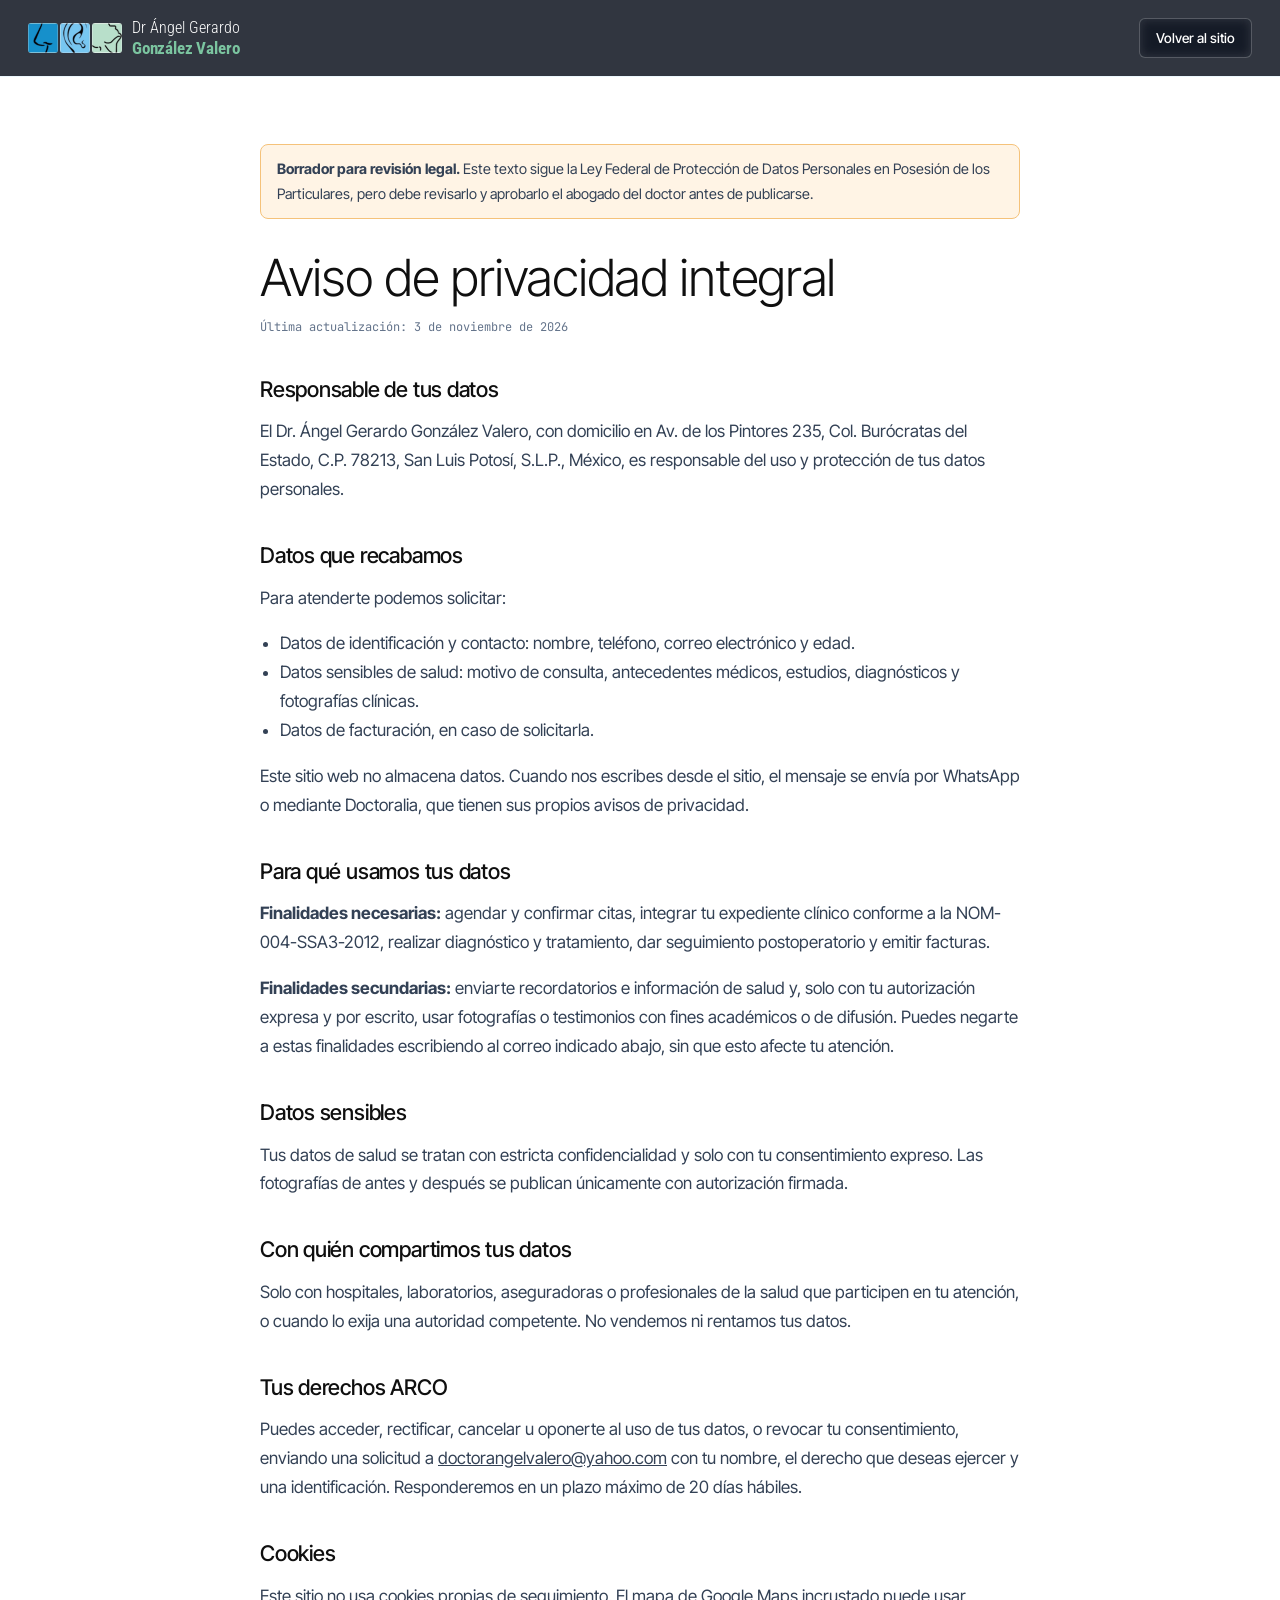
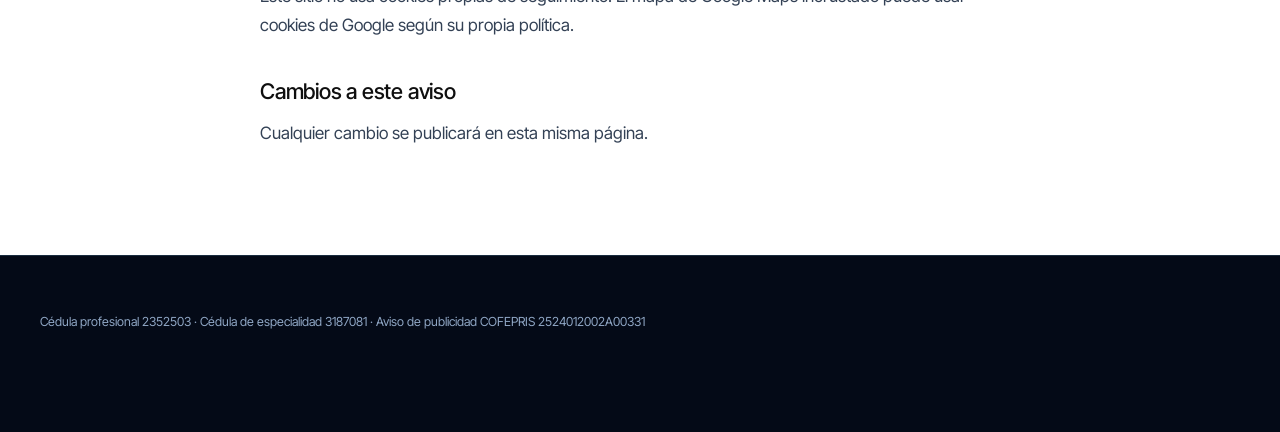
<file: docs/privacidad.html>
<!DOCTYPE html>
<html lang="es-MX">
<head>
<meta charset="UTF-8">
<meta name="viewport" content="width=device-width, initial-scale=1">
<title>Aviso de privacidad · Dr. Ángel Gerardo González Valero</title>
<meta name="robots" content="noindex">
<link rel="preconnect" href="https://fonts.googleapis.com">
<link rel="preconnect" href="https://fonts.gstatic.com" crossorigin>
<link href="https://fonts.googleapis.com/css2?family=Inter+Tight:wght@300;400;500;600&family=JetBrains+Mono:wght@400;500&family=Roboto+Condensed:wght@300;700&display=swap" rel="stylesheet">
<link rel="stylesheet" href="styles.css">
<style>
  body{background:#fff}
  .doc{width:min(760px,100% - 40px);margin:0 auto;padding:130px 0 90px;color:var(--ink)}
  .doc h1{font-size:clamp(2.2rem,5vw,3.2rem);margin-bottom:12px}
  .doc h2{font-size:1.35rem;font-weight:500;margin:40px 0 10px;letter-spacing:-.01em}
  .doc p,.doc li{color:#334155;line-height:1.7}
  .doc ul{padding-left:20px}
  .doc .updated{font-family:var(--f-mono);font-size:.75rem;color:#64748b}
  .draft{background:#fff4e5;border:1px solid #f5c27a;color:#7a4a00;padding:12px 16px;border-radius:8px;font-size:.9rem;margin-bottom:32px}
  .nav{background:rgba(4,10,23,.92)}
</style>
</head>
<body>
<header class="nav scrolled">
  <a href="index.html" class="brand" aria-label="Volver al inicio">
    <span class="brand-pics" aria-hidden="true">
      <img src="assets/logo-nariz.png" alt="" width="30" height="30"><img src="assets/logo-oido.png" alt="" width="30" height="30"><img src="assets/logo-garganta.png" alt="" width="30" height="30">
    </span>
    <span class="brand-text"><span class="brand-top">Dr Ángel Gerardo</span><span class="brand-bottom">González Valero</span></span>
  </a>
  <a class="btn btn-ghost btn-sm" style="margin-left:auto" href="index.html">Volver al sitio</a>
</header>

<main class="doc" id="main">
  <!-- BORRADOR: eliminar este aviso naranja cuando el abogado del doctor revise y apruebe el texto -->
  <p class="draft"><strong>Borrador para revisión legal.</strong> Este texto sigue la Ley Federal de Protección de Datos Personales en Posesión de los Particulares, pero debe revisarlo y aprobarlo el abogado del doctor antes de publicarse.</p>

  <h1>Aviso de privacidad integral</h1>
  <p class="updated">Última actualización: 3 de noviembre de 2026</p>

  <h2>Responsable de tus datos</h2>
  <p>El Dr. Ángel Gerardo González Valero, con domicilio en Av. de los Pintores 235, Col. Burócratas del Estado, C.P. 78213, San Luis Potosí, S.L.P., México, es responsable del uso y protección de tus datos personales.</p>

  <h2>Datos que recabamos</h2>
  <p>Para atenderte podemos solicitar:</p>
  <ul>
    <li>Datos de identificación y contacto: nombre, teléfono, correo electrónico y edad.</li>
    <li>Datos sensibles de salud: motivo de consulta, antecedentes médicos, estudios, diagnósticos y fotografías clínicas.</li>
    <li>Datos de facturación, en caso de solicitarla.</li>
  </ul>
  <p>Este sitio web no almacena datos. Cuando nos escribes desde el sitio, el mensaje se envía por WhatsApp o mediante Doctoralia, que tienen sus propios avisos de privacidad.</p>

  <h2>Para qué usamos tus datos</h2>
  <p><strong>Finalidades necesarias:</strong> agendar y confirmar citas, integrar tu expediente clínico conforme a la NOM-004-SSA3-2012, realizar diagnóstico y tratamiento, dar seguimiento postoperatorio y emitir facturas.</p>
  <p><strong>Finalidades secundarias:</strong> enviarte recordatorios e información de salud y, solo con tu autorización expresa y por escrito, usar fotografías o testimonios con fines académicos o de difusión. Puedes negarte a estas finalidades escribiendo al correo indicado abajo, sin que esto afecte tu atención.</p>

  <h2>Datos sensibles</h2>
  <p>Tus datos de salud se tratan con estricta confidencialidad y solo con tu consentimiento expreso. Las fotografías de antes y después se publican únicamente con autorización firmada.</p>

  <h2>Con quién compartimos tus datos</h2>
  <p>Solo con hospitales, laboratorios, aseguradoras o profesionales de la salud que participen en tu atención, o cuando lo exija una autoridad competente. No vendemos ni rentamos tus datos.</p>

  <h2>Tus derechos ARCO</h2>
  <p>Puedes acceder, rectificar, cancelar u oponerte al uso de tus datos, o revocar tu consentimiento, enviando una solicitud a <a href="mailto:doctorangelvalero@yahoo.com">doctorangelvalero@yahoo.com</a> con tu nombre, el derecho que deseas ejercer y una identificación. Responderemos en un plazo máximo de 20 días hábiles.</p>

  <h2>Cookies</h2>
  <p>Este sitio no usa cookies propias de seguimiento. El mapa de Google Maps incrustado puede usar cookies de Google según su propia política.</p>

  <h2>Cambios a este aviso</h2>
  <p>Cualquier cambio se publicará en esta misma página.</p>
</main>

<footer class="footer">
  <div class="wrap">
    <p class="legal">Cédula profesional 2352503 · Cédula de especialidad 3187081 · Aviso de publicidad COFEPRIS 2524012002A00331</p>
  </div>
</footer>
</body>
</html>
</file>
<file: docs/styles.css>
/* ===== Tokens (paleta del brief de identidad) ===== */
:root{
  --blue:#1690CB;        /* azul principal */
  --blue-deep:#158DB2;   /* azul profundo */
  --blue-light:#78C7F1;  /* azul claro */
  --green:#7BC5A0;       /* verde principal */
  --green-light:#B9DFCA; /* verde claro */
  --ink:#0F0F0F;         /* negro texto */
  --action:#0B6E9E;      /* azul de acción (derivado, contraste AA con blanco) */
  --action-hover:#0A5F88;

  --navy-950:#040A17;
  --navy-900:#071430;
  --navy-800:#0C1E45;
  --paper:#EEF3F8;
  --line-dark:rgba(120,199,241,.18);
  --line-light:rgba(22,144,203,.16);
  --text-dark-muted:#A9BCD6;
  --text-light-muted:#475569;

  --f-sans:"Inter Tight",system-ui,sans-serif;
  --f-mono:"JetBrains Mono",ui-monospace,monospace;
  --f-brand:"Roboto Condensed","Arial Narrow",sans-serif;

  --ease-out:cubic-bezier(.16,1,.3,1);
  --r:14px;
  --z-nav:40; --z-float:30; --z-menu:50;
}
*,*::before,*::after{box-sizing:border-box}
html{scroll-behavior:smooth;-webkit-text-size-adjust:100%}
body{margin:0;font-family:var(--f-sans);font-size:17px;line-height:1.6;color:var(--ink);background:var(--navy-950);-webkit-font-smoothing:antialiased;overflow-x:hidden}
img{max-width:100%;display:block}
a{color:inherit}
h1,h2,h3{font-weight:300;letter-spacing:-.025em;line-height:1.05;margin:0}
h2{font-size:clamp(2.1rem,4.6vw,3.6rem)}
h3{font-size:1.3rem;font-weight:500;letter-spacing:-.01em}
.wrap{width:min(1200px,100% - 48px);margin-inline:auto;position:relative;z-index:2}
.sr-only{position:absolute;width:1px;height:1px;overflow:hidden;clip:rect(0 0 0 0);white-space:nowrap}
.skip{position:absolute;left:12px;top:-60px;background:#fff;color:var(--ink);padding:10px 14px;border-radius:8px;z-index:100}
.skip:focus{top:12px}
:focus-visible{outline:2px solid var(--blue-light);outline-offset:3px;border-radius:6px}

/* ===== Chips / tags (estilo mono de la referencia) ===== */
.chip{display:inline-flex;align-items:center;font-family:var(--f-mono);font-size:.68rem;font-weight:500;letter-spacing:.08em;padding:3px 7px;border-radius:3px;line-height:1.3}
.chip-blue{background:var(--action);color:#fff}
.chip-green{background:var(--green);color:#06281a}
.chip-dark{background:#0d1526;color:#e6eefb;border:1px solid rgba(255,255,255,.12)}
.tags{display:flex;gap:6px;flex-wrap:wrap;margin-bottom:22px}
.tags.center{justify-content:center}
.mono-label{font-family:var(--f-mono);font-size:.7rem;letter-spacing:.12em;text-transform:uppercase;opacity:.7;margin:0}
.link-mono{font-family:var(--f-mono);font-size:.78rem;letter-spacing:.06em;color:var(--action);text-decoration:none;border-bottom:1px solid currentColor;padding-bottom:3px;display:inline-block;margin-top:8px}
.link-mono:hover{color:var(--blue-deep)}

/* ===== Buttons ===== */
.btn{display:inline-flex;align-items:center;gap:10px;min-height:48px;padding:0 22px;border-radius:6px;font:500 .95rem var(--f-sans);text-decoration:none;cursor:pointer;border:1px solid transparent;transition:background-color .2s,transform .2s var(--ease-out),border-color .2s;touch-action:manipulation}
.btn:active{transform:scale(.97)}
.btn-primary{background:var(--action);color:#fff}
.btn-primary:hover{background:var(--action-hover)}
.btn-primary span{transition:transform .25s var(--ease-out)}
.btn-primary:hover span{transform:translateX(3px)}
.btn-ghost{background:rgba(255,255,255,.04);color:#fff;border-color:rgba(255,255,255,.22);backdrop-filter:blur(6px)}
.btn-ghost:hover{border-color:var(--blue-light);background:rgba(120,199,241,.1)}
.btn-sm{min-height:40px;padding:0 16px;font-size:.85rem}
.btn-row{display:flex;gap:12px;flex-wrap:wrap}

/* ===== Nav ===== */
.nav{position:fixed;inset:0 0 auto 0;z-index:var(--z-nav);display:flex;align-items:center;gap:24px;padding:14px 28px;transition:background-color .3s,box-shadow .3s}
.nav.scrolled{background:rgba(4,10,23,.82);backdrop-filter:blur(14px);box-shadow:0 1px 0 rgba(120,199,241,.14)}
.brand{display:flex;align-items:center;gap:10px;text-decoration:none;padding:4px 0;border-radius:8px}
.brand-pics{display:flex;gap:2px}
.brand-pics img{width:30px;height:30px;border-radius:3px}
.brand-text{display:flex;flex-direction:column;line-height:1}
.brand-top{font:300 1.02rem var(--f-brand);color:#fff}
.brand-bottom{font:700 1.05rem var(--f-brand);color:var(--green);letter-spacing:-.01em;margin-top:1px}
.nav-links{display:flex;gap:22px;list-style:none;margin:0 0 0 auto;padding:0}
.nav-links a{font-size:.85rem;text-decoration:none;color:#e6eefb;display:inline-flex;align-items:center;gap:6px;padding:8px 0;transition:color .2s}
.nav-links .sq{width:8px;height:8px;border:1px solid currentColor;border-radius:2px;opacity:.6;transition:background-color .2s}
.nav-links a:hover{color:var(--blue-light)}
.nav-links a:hover .sq,.nav-links a.active .sq{background:currentColor}
.menu-btn{display:none;margin-left:auto;width:44px;height:44px;border:1px solid rgba(255,255,255,.25);border-radius:8px;background:transparent;cursor:pointer;flex-direction:column;justify-content:center;align-items:center;gap:6px}
.menu-btn span{width:18px;height:1.5px;background:#fff;transition:transform .25s}
.menu-btn[aria-expanded="true"] span:first-child{transform:translateY(3.75px) rotate(45deg)}
.menu-btn[aria-expanded="true"] span:last-child{transform:translateY(-3.75px) rotate(-45deg)}
.mobile-menu{position:fixed;inset:72px 12px auto 12px;z-index:var(--z-menu);background:#fff;border-radius:var(--r);padding:12px;display:flex;flex-direction:column;box-shadow:0 20px 50px rgba(4,10,23,.35)}
.mobile-menu[hidden]{display:none}
.mobile-menu a:not(.btn){padding:14px 12px;text-decoration:none;border-bottom:1px solid #eef2f6;font-size:1.05rem}
.mobile-menu .btn{margin-top:10px;justify-content:center}

/* ===== Indicator + rail ===== */
.indicator{position:fixed;left:22px;bottom:22px;z-index:var(--z-float);display:flex;font-family:var(--f-mono);font-size:.65rem;letter-spacing:.1em}
.ind-num{background:var(--action);color:#fff;padding:5px 7px;border-radius:3px 0 0 3px}
.ind-label{background:#0d1526;color:#e6eefb;padding:5px 9px;border-radius:0 3px 3px 0;border:1px solid rgba(255,255,255,.14)}
.rail{position:fixed;right:20px;top:50%;transform:translateY(-50%);z-index:var(--z-float);display:flex;flex-direction:column;gap:4px}
.rail a{width:24px;height:24px;display:grid;place-items:center}
.rail a::before{content:"";width:3px;height:10px;border-radius:2px;background:var(--blue);opacity:.35;transition:opacity .2s,height .3s var(--ease-out)}
.rail a.active::before{opacity:1;height:18px}

/* ===== Dark sections + grid floor ===== */
section{position:relative;overflow:hidden}
.dark{background:radial-gradient(120% 90% at 70% 10%,var(--navy-800) 0%,var(--navy-900) 45%,var(--navy-950) 100%);color:#fff}
.light{background:var(--paper);color:var(--ink)}
.grid-floor{position:absolute;left:-50%;right:-50%;bottom:-10%;height:75%;z-index:0;
  background-image:linear-gradient(var(--line-dark) 1px,transparent 1px),linear-gradient(90deg,var(--line-dark) 1px,transparent 1px);
  background-size:80px 80px;transform:perspective(700px) rotateX(62deg);transform-origin:center bottom;
  -webkit-mask-image:linear-gradient(to top,#000 20%,transparent 95%);mask-image:linear-gradient(to top,#000 20%,transparent 95%);
  animation:floor 18s linear infinite}
.light-floor{background-image:linear-gradient(var(--line-light) 1px,transparent 1px),linear-gradient(90deg,var(--line-light) 1px,transparent 1px);height:60%}
@keyframes floor{to{background-position:0 80px}}
.plus-field{position:absolute;inset:0;z-index:0;opacity:.55;
  background-image:url("data:image/svg+xml,%3Csvg xmlns='http://www.w3.org/2000/svg' width='120' height='120'%3E%3Cpath d='M60 52v16M52 60h16' stroke='%2378C7F1' stroke-opacity='.55' stroke-width='1.2'/%3E%3C/svg%3E");
  -webkit-mask-image:radial-gradient(70% 60% at 50% 40%,#000,transparent);mask-image:radial-gradient(70% 60% at 50% 40%,#000,transparent)}
.glow{position:absolute;width:900px;height:900px;right:-200px;top:-250px;z-index:0;border-radius:50%;
  background:radial-gradient(circle,rgba(22,144,203,.45),rgba(22,144,203,0) 60%);filter:blur(10px);pointer-events:none}

/* ===== Hero ===== */
.hero{min-height:100svh;display:flex;align-items:flex-end;padding:120px 0 90px}
.hero-inner{display:grid;grid-template-columns:1.3fr 1fr;gap:48px;align-items:end}
.eyebrow{font-size:.85rem;color:var(--text-dark-muted);display:flex;gap:10px;align-items:center;flex-wrap:wrap;margin:0 0 20px}
.hero h1{font-size:clamp(3rem,8vw,6.4rem);font-weight:300}
.accent{background:linear-gradient(90deg,var(--blue-light),var(--green));-webkit-background-clip:text;background-clip:text;color:transparent}
.accent-blue{color:var(--action)}
.hero-side p{color:var(--text-dark-muted);max-width:44ch;margin:0 0 24px}

/* Floating 3D pictogram tiles */
.tiles{position:absolute;inset:0;z-index:1;pointer-events:none;perspective:1200px}
.tile{position:absolute;width:150px;aspect-ratio:1;border-radius:22px;
  transform-style:preserve-3d;
  animation:bob var(--dur,7s) ease-in-out infinite;animation-delay:var(--delay,0s);will-change:transform}
.tile img{width:100%;height:100%;border-radius:22px;object-fit:cover;position:relative;z-index:2;
  box-shadow:inset 0 0 0 1px rgba(255,255,255,.3)}
/* espesor del bloque */
.tile::before{content:"";position:absolute;inset:0;border-radius:22px;z-index:1;background:#0c5d88;
  transform:translateZ(-1px);
  box-shadow:2px 2px 0 #0c5d88,4px 4px 0 #0b5880,6px 6px 0 #0a5378,8px 8px 0 #094d70,10px 10px 0 #084768,12px 12px 0 #07415f,
             30px 40px 60px rgba(0,0,0,.55),0 0 60px rgba(22,144,203,.35)}
/* brillo de canto */
.tile::after{content:"";position:absolute;inset:0;border-radius:22px;z-index:3;pointer-events:none;
  background:linear-gradient(135deg,rgba(255,255,255,.35) 0%,rgba(255,255,255,0) 35%);mix-blend-mode:screen}
.tile.sm{width:96px;border-radius:16px}.tile.sm img,.tile.sm::before,.tile.sm::after{border-radius:16px}
.tile.xs{width:62px;border-radius:12px}.tile.xs img,.tile.xs::before,.tile.xs::after{border-radius:12px}
.tile .inner{transform-style:preserve-3d}
.t1{left:52%;top:18%;--rx:14deg;--ry:-24deg;--rz:-8deg;--dur:7s}
.t2{left:68%;top:30%;--rx:-10deg;--ry:22deg;--rz:6deg;--dur:8.5s;--delay:-2s;width:170px}
.t3{left:84%;top:14%;--rx:18deg;--ry:-16deg;--rz:12deg;--dur:6.5s;--delay:-4s}
.t4{left:40%;top:40%;--rx:-16deg;--ry:30deg;--rz:-14deg;--dur:9s;--delay:-1s;opacity:.85}
.t5{left:90%;top:52%;--rx:22deg;--ry:-30deg;--rz:18deg;--dur:7.5s;--delay:-3s;opacity:.8}
.t6{left:30%;top:16%;--rx:10deg;--ry:40deg;--rz:20deg;--dur:10s;--delay:-5s;opacity:.55;filter:blur(1.5px)}
.t7{left:62%;top:60%;--rx:-20deg;--ry:-35deg;--rz:-10deg;--dur:8s;--delay:-6s;opacity:.6;filter:blur(1px)}
@keyframes bob{
  0%,100%{transform:translate3d(var(--px,0),var(--py,0),0) rotateX(var(--rx)) rotateY(var(--ry)) rotateZ(var(--rz))}
  50%{transform:translate3d(var(--px,0),calc(var(--py,0px) - 22px),0) rotateX(calc(var(--rx) * -.6)) rotateY(calc(var(--ry) * .5)) rotateZ(calc(var(--rz) + 6deg))}
}

/* ===== Stage (rinoplastia) ===== */
.stage{padding:140px 0}
.stage-inner{display:grid;grid-template-columns:1fr 1.05fr;gap:64px;align-items:center}
.stage-copy p{color:var(--text-light-muted);max-width:52ch}
.stage-copy h2{margin-bottom:20px}
.checks{list-style:none;padding:0;margin:24px 0;display:grid;gap:10px}
.checks li{display:flex;gap:12px;align-items:flex-start}
.checks li::before{content:"";flex:none;width:18px;height:18px;margin-top:4px;border-radius:4px;background:var(--green-light) url("data:image/svg+xml,%3Csvg xmlns='http://www.w3.org/2000/svg' viewBox='0 0 16 16'%3E%3Cpath d='M4 8.5l2.5 2.5L12 5.5' fill='none' stroke='%230B6E9E' stroke-width='2' stroke-linecap='round' stroke-linejoin='round'/%3E%3C/svg%3E") center/14px no-repeat}
.card3d-wrap{perspective:1400px}
.card3d{margin:0;border-radius:10px;overflow:hidden;background:linear-gradient(135deg,#bfe3f8 0%,#e8f3fb 45%,#f6c9c0 100%);padding:14px;
  transform:rotateY(-14deg) rotateX(6deg);transform-style:preserve-3d;transition:transform .6s var(--ease-out);
  box-shadow:-30px 40px 80px rgba(11,110,158,.25),0 2px 0 rgba(255,255,255,.6) inset}
.card3d-bar{display:flex;justify-content:space-between;font-family:var(--f-mono);font-size:.66rem;letter-spacing:.08em;color:#0b4a6b;padding:2px 4px 12px;border-bottom:1px solid rgba(11,110,158,.25);margin-bottom:12px}
.card3d-bar .red{color:#c2410c}
.card3d img{width:100%;height:auto;aspect-ratio:4/3.4;object-fit:cover;object-position:50% 35%;border-radius:6px}
.card3d figcaption{display:flex;gap:8px;align-items:center;font-size:.8rem;color:#0b4a6b;padding:12px 4px 2px}

/* ===== Services ===== */
.services{padding:130px 0}
.section-head{max-width:720px;margin-bottom:56px}
.section-head h2{margin-bottom:16px}
.muted{color:var(--text-dark-muted)}
.svc-grid{display:grid;grid-template-columns:repeat(3,1fr);gap:18px}
.svc{position:relative;padding:28px;border-radius:var(--r);background:linear-gradient(180deg,rgba(18,40,86,.7),rgba(7,20,48,.7));border:1px solid var(--line-dark);
  transition:transform .35s var(--ease-out),border-color .3s;overflow:hidden}
.svc::after{content:"";position:absolute;inset:auto -40% -60% auto;width:280px;height:280px;border-radius:50%;background:radial-gradient(circle,rgba(22,144,203,.35),transparent 65%);opacity:0;transition:opacity .4s}
.svc:hover{transform:translateY(-6px);border-color:rgba(120,199,241,.5)}
.svc:hover::after{opacity:1}
.svc-icon{width:64px;height:64px;margin-bottom:22px;transform:perspective(400px) rotateY(-18deg) rotateX(10deg);transition:transform .5s var(--ease-out)}
.svc-icon img{border-radius:12px;box-shadow:6px 8px 0 #07415f,10px 16px 30px rgba(0,0,0,.5)}
.svc:hover .svc-icon{transform:perspective(400px) rotateY(10deg) rotateX(-4deg)}
.svc h3{margin:14px 0 14px}
.svc ul{list-style:none;padding:0;margin:0;color:var(--text-dark-muted);display:grid;gap:8px;font-size:.95rem}
.svc li{padding-top:8px;border-top:1px solid rgba(120,199,241,.12)}

/* ===== Doctor ===== */
.doctor{padding:140px 0 160px;text-align:center}
.statement{font-size:clamp(2rem,4.4vw,3.4rem);margin:0 auto 56px;max-width:28ch;text-wrap:balance}
.doc-card{display:grid;grid-template-columns:.9fr 1.1fr;text-align:left;max-width:1000px;margin:0 auto;background:#1b2233;color:#e6eefb;border-radius:6px;overflow:hidden;box-shadow:0 40px 80px rgba(7,20,48,.25)}
.doc-photo{width:100%;height:100%;object-fit:cover;object-position:50% 12%;min-height:380px;background:#1d222b}
.doc-body{padding:36px;display:flex;flex-direction:column;gap:18px}
.doc-body p{margin:0;color:#c6d3e6;font-size:.95rem}
.creds{display:grid;grid-template-columns:repeat(2,1fr);gap:14px 20px;margin:0}
.creds dt{font-family:var(--f-mono);font-size:.62rem;letter-spacing:.1em;color:#8fa6c4}
.creds dd{margin:2px 0 0;font-size:.9rem;color:#fff}
.doc-body .btn{align-self:flex-start}

/* ===== Process ===== */
.process{padding:130px 0 170px}
.steps{list-style:none;padding:0;margin:0;display:grid;grid-template-columns:repeat(4,1fr);gap:18px;counter-reset:s}
.step{padding:26px;border-radius:var(--r);background:rgba(255,255,255,.03);border:1px solid var(--line-dark);backdrop-filter:blur(6px)}
.step-n{font-family:var(--f-mono);font-size:.75rem;color:var(--blue-light);display:inline-block;margin-bottom:40px}
.step h3{margin-bottom:10px}
.step p{margin:0;color:var(--text-dark-muted);font-size:.95rem}

/* ===== Gallery marquee ===== */
.gallery{padding:64px 0;background:#fff}
.marquee{overflow:hidden;-webkit-mask-image:linear-gradient(90deg,transparent,#000 8%,#000 92%,transparent);mask-image:linear-gradient(90deg,transparent,#000 8%,#000 92%,transparent)}
.marquee-track{display:flex;gap:16px;width:max-content;animation:marquee 45s linear infinite}
.marquee:hover .marquee-track{animation-play-state:paused}
.marquee-track img{height:360px;width:auto;border-radius:10px;object-fit:cover}
@keyframes marquee{to{transform:translateX(calc(-50% - 8px))}}

/* ===== Contact ===== */
.contact{min-height:auto;align-items:center;padding:140px 0 120px}
.contact-inner{text-align:center}
.contact h2{font-size:clamp(2.4rem,5.5vw,4.4rem);margin-bottom:36px}
.ask{max-width:760px;margin:0 auto}
.chips-select{border:0;margin:0 0 16px;padding:0;display:flex;gap:8px;flex-wrap:wrap;justify-content:center}
.chips-select label{cursor:pointer}
.chips-select input{position:absolute;opacity:0;pointer-events:none}
.chips-select span{display:inline-flex;align-items:center;gap:8px;min-height:40px;padding:0 14px;border-radius:6px;font-size:.85rem;border:1px solid rgba(255,255,255,.18);background:rgba(255,255,255,.03);transition:background-color .2s,border-color .2s}
.chips-select span::before{content:"";width:9px;height:9px;border-radius:2px;border:1px solid currentColor;opacity:.7}
.chips-select input:checked + span{background:var(--action);border-color:var(--action)}
.chips-select input:checked + span::before{background:#fff;border-color:#fff;opacity:1}
.chips-select input:focus-visible + span{outline:2px solid var(--blue-light);outline-offset:2px}
.ask-row{display:flex;gap:10px;padding:8px;border-radius:10px;background:rgba(255,255,255,.05);border:1px solid rgba(255,255,255,.16)}
.ask-row input{flex:1;min-width:0;background:transparent;border:0;color:#fff;font:400 1.05rem var(--f-sans);padding:0 12px;min-height:48px}
.ask-row input::placeholder{color:#8fa6c4}
.ask-row input:focus{outline:none}
.ask-row:focus-within{border-color:var(--blue-light)}
.hint{font-family:var(--f-mono);font-size:.7rem;letter-spacing:.06em;color:#8fa6c4;margin:12px 0 0}
.contact-cards{display:grid;grid-template-columns:repeat(4,1fr);gap:12px;margin-top:64px;text-align:left}
.c-card{padding:18px 20px;border-radius:10px;border:1px solid var(--line-dark);background:rgba(7,20,48,.6);text-decoration:none;display:flex;flex-direction:column;gap:6px;transition:border-color .2s,transform .3s var(--ease-out)}
a.c-card:hover{border-color:var(--blue-light);transform:translateY(-3px)}
.c-card strong{font-weight:500}

/* ===== Footer ===== */
.footer{background:var(--navy-950);padding:56px 0 100px;color:var(--text-dark-muted);border-top:1px solid var(--line-dark)}
.foot-inner{display:grid;gap:14px}
.foot-brand{padding:0;align-self:start;justify-self:start}
.legal{font-size:.78rem;margin:0;max-width:90ch}

.wa-float{position:fixed;right:20px;bottom:20px;z-index:var(--z-float);width:56px;height:56px;border-radius:50%;display:grid;place-items:center;background:#128C4B;color:#fff;box-shadow:0 10px 30px rgba(0,0,0,.3);transition:transform .25s var(--ease-out)}
.wa-float:hover{transform:scale(1.06)}

/* ===== Reveal ===== */
.reveal{opacity:0;transform:translateY(24px);transition:opacity .9s var(--ease-out),transform .9s var(--ease-out)}
.reveal.in{opacity:1;transform:none}
.svc-grid .reveal:nth-child(2),.steps .reveal:nth-child(2){transition-delay:.08s}
.svc-grid .reveal:nth-child(3),.steps .reveal:nth-child(3){transition-delay:.16s}
.steps .reveal:nth-child(4){transition-delay:.24s}

/* ===== Responsive ===== */
@media (max-width:1024px){
  .nav-links,.nav-cta{display:none}
  .menu-btn{display:flex}
  .rail{display:none}
  .hero-inner,.stage-inner,.doc-card{grid-template-columns:1fr}
  .svc-grid{grid-template-columns:1fr 1fr}
  .steps{grid-template-columns:1fr 1fr}
  .contact-cards{grid-template-columns:1fr 1fr}
  .card3d{transform:rotateY(-8deg) rotateX(4deg)}
  .doc-photo{max-height:420px}
}
@media (max-width:767px){
  body{font-size:16px}
  .nav{padding:10px 14px}
  .brand-pics img{width:24px;height:24px}
  .hero{padding:100px 0 70px}
  .tile{width:96px}.tile.sm{width:64px}.tile.xs{width:44px}
  .t1{left:8%;top:13%}.t2{left:44%;top:20%;width:110px}.t3{left:74%;top:11%}
  .t4{left:4%;top:27%;opacity:.6}.t5{left:84%;top:26%;opacity:.6}.t6{left:64%;top:7%}.t7{display:none}
  .svc-grid,.steps,.contact-cards{grid-template-columns:1fr}
  .creds{grid-template-columns:1fr}
  .stage,.services,.doctor,.process{padding:96px 0}
  .marquee-track img{height:260px}
  .ask-row{flex-direction:column}
  .ask-row .btn{justify-content:center}
  .indicator{display:none}
}
@media (prefers-reduced-motion:reduce){
  *,*::before,*::after{animation:none!important;transition:none!important;scroll-behavior:auto!important}
  .reveal{opacity:1;transform:none}
  .tile{transform:rotateX(var(--rx)) rotateY(var(--ry)) rotateZ(var(--rz))}
}

/* =====================================================================
   v2 — componentes nuevos
   ===================================================================== */
.btn-lg{min-height:56px;padding:0 26px;font-size:1rem}
.btn svg{flex:none}
.icon-btn{width:40px;height:40px;display:grid;place-items:center;border-radius:6px;border:1px solid rgba(255,255,255,.2);color:#e6eefb;transition:border-color .2s,color .2s;margin-left:4px}
.icon-btn:hover{border-color:var(--blue-light);color:var(--blue-light)}
.nav-links{margin-left:auto}
.text-muted{color:var(--text-light-muted)}
.fine{font-size:.8rem;color:var(--text-light-muted);margin:28px 0 0}
.link-mono.light{color:var(--blue-light)}

/* Rinoplastia: tecnología */
.tech{list-style:none;padding:0;margin:28px 0;display:grid;grid-template-columns:1fr 1fr;gap:14px}
.tech li{padding:16px;border-radius:10px;background:#fff;border:1px solid var(--line-light);display:flex;flex-direction:column;gap:6px}
.tech strong{font-weight:600;font-size:.95rem;display:flex;align-items:center;gap:8px}
.tech strong::before{content:"";width:8px;height:8px;border-radius:2px;background:var(--green)}
.tech span{font-size:.86rem;color:var(--text-light-muted);line-height:1.5}

/* Video */
.video-box{position:relative;border-radius:6px;overflow:hidden;background:#0b2a3d}
.video-box video{width:100%;aspect-ratio:4/5;object-fit:cover;display:block}
.sound-btn{position:absolute;left:12px;bottom:12px;display:inline-flex;align-items:center;gap:8px;min-height:40px;padding:0 14px;border-radius:999px;border:0;cursor:pointer;
  background:rgba(4,10,23,.72);color:#fff;font:500 .82rem var(--f-sans);backdrop-filter:blur(8px)}
.sound-btn .wave{display:none}
.sound-btn[aria-pressed="true"] .wave{display:inline}
.sound-btn[aria-pressed="true"] .mute{display:none}

/* Servicios: tarjeta ancha */
.svc-wide{margin-top:18px;display:flex;align-items:center;justify-content:space-between;gap:24px;flex-wrap:wrap}
.svc-wide p{color:var(--text-dark-muted);margin:0;max-width:60ch;font-size:.95rem}
.svc-wide h3{margin:14px 0 8px}

/* Antes y después */
.results{padding:130px 0}
.results .section-head p{max-width:56ch}
.ba-grid{display:grid;grid-template-columns:repeat(3,1fr);gap:18px}
.ba{margin:0}
.ba-stage{position:relative;aspect-ratio:4/5;border-radius:10px;overflow:hidden;background:#dbe8f2;--pos:50%;box-shadow:0 30px 60px rgba(11,110,158,.15);touch-action:pan-y}
.ba-img{position:absolute;inset:0;background-size:cover;background-position:center;display:grid;place-items:center}
.ba-after{background-color:#cfe6dc}
.ba-before{background-color:#d6e6f3;clip-path:inset(0 calc(100% - var(--pos)) 0 0)}
.ba-ph{font-family:var(--f-mono);font-size:.72rem;letter-spacing:.08em;color:#476378;padding:6px 10px;border:1px dashed rgba(71,99,120,.4);border-radius:4px}
.ba-before .ba-ph,.ba-after .ba-ph{position:absolute;top:50%;transform:translate(-50%,-50%);white-space:nowrap}
.ba-before .ba-ph{left:25%}.ba-after .ba-ph{left:75%}
.sound-btn[hidden]{display:none}
.ba-handle{position:absolute;top:0;bottom:0;left:var(--pos);width:2px;background:#fff;transform:translateX(-1px);pointer-events:none}
.ba-handle span{position:absolute;top:50%;left:50%;width:40px;height:40px;border-radius:50%;background:#fff;transform:translate(-50%,-50%);box-shadow:0 6px 18px rgba(0,0,0,.2)}
.ba-handle span::before,.ba-handle span::after{content:"";position:absolute;top:50%;width:0;height:0;border:6px solid transparent;transform:translateY(-50%)}
.ba-handle span::before{left:6px;border-right-color:var(--action)}
.ba-handle span::after{right:6px;border-left-color:var(--action)}
.ba-tag{position:absolute;top:12px;font-family:var(--f-mono);font-size:.66rem;letter-spacing:.08em;padding:3px 7px;border-radius:3px;background:rgba(4,10,23,.7);color:#fff;pointer-events:none}
.ba-tag-l{left:12px}.ba-tag-r{right:12px}
.ba-range{position:absolute;inset:0;width:100%;height:100%;opacity:0;cursor:ew-resize;margin:0}
.ba-range:focus-visible + *{outline:none}
.ba-stage:has(.ba-range:focus-visible){outline:2px solid var(--action);outline-offset:3px}
.ba figcaption{font-size:.88rem;margin-top:12px;color:var(--text-light-muted)}

/* Doctor (ahora en fondo oscuro) */
.doctor .statement{color:#fff}
.doc-card{background:rgba(12,30,69,.75);border:1px solid var(--line-dark);backdrop-filter:blur(8px)}
.timeline{list-style:none;padding:0;margin:0;display:grid;gap:12px}
.timeline li{position:relative;padding-left:20px;font-size:.93rem;color:#c6d3e6;line-height:1.55}
.timeline li::before{content:"";position:absolute;left:0;top:.55em;width:8px;height:8px;border-radius:2px;background:var(--blue-light)}
.timeline strong{color:#fff;font-weight:500}

/* Proceso (ahora en fondo claro) */
.light .step{background:#fff;border-color:var(--line-light)}
.light .step p{color:var(--text-light-muted)}
.light .step-n{color:var(--action)}
.process.light{padding:130px 0 150px}

/* Testimonios */
.testimonials{padding:130px 0 150px}
.testi-grid{display:grid;grid-template-columns:repeat(3,1fr);gap:18px}
.testi{border-radius:var(--r);border:1px solid var(--line-dark);background:rgba(12,30,69,.6);padding:16px;display:flex;flex-direction:column;gap:14px;color:#fff;text-decoration:none}
.testi-media{aspect-ratio:4/3.6;border-radius:8px;background:linear-gradient(160deg,#123a63,#0a1d3d);display:grid;place-items:center;overflow:hidden}
.testi-media video,.testi-media img{width:100%;height:100%;object-fit:cover}
.testi-media .ba-ph{color:#8fa6c4;border-color:rgba(143,166,196,.4)}
.testi blockquote{margin:0;font-size:1rem;line-height:1.5;color:#dbe6f5}
.testi-name{margin:0;font-size:.82rem;color:var(--text-dark-muted)}
.testi-cta{justify-content:center;padding:32px;background:linear-gradient(160deg,var(--action),#0a4f78);border-color:transparent;transition:transform .3s var(--ease-out)}
.testi-cta:hover{transform:translateY(-4px)}
.testi-cta strong{font-size:1.6rem;font-weight:300;letter-spacing:-.02em;line-height:1.15}
.stars{color:#ffd66b;letter-spacing:4px;font-size:1.1rem}

/* FAQ */
.faq{padding:130px 0;background:#fff}
.faq-inner{display:grid;grid-template-columns:.8fr 1.2fr;gap:64px;align-items:start}
.faq .section-head{position:sticky;top:110px;margin-bottom:0}
.faq .section-head p{margin:0 0 22px}
.faq-list{border-top:1px solid #dfe7ef}
.faq-list details{border-bottom:1px solid #dfe7ef}
.faq-list summary{list-style:none;cursor:pointer;display:flex;justify-content:space-between;align-items:center;gap:16px;padding:22px 0;font-size:1.08rem;font-weight:500;min-height:48px}
.faq-list summary::-webkit-details-marker{display:none}
.faq-list summary::after{content:"";flex:none;width:28px;height:28px;border-radius:6px;background:var(--paper) url("data:image/svg+xml,%3Csvg xmlns='http://www.w3.org/2000/svg' viewBox='0 0 16 16'%3E%3Cpath d='M8 3v10M3 8h10' stroke='%230B6E9E' stroke-width='1.8' stroke-linecap='round'/%3E%3C/svg%3E") center/14px no-repeat;transition:transform .3s var(--ease-out),background-color .2s}
.faq-list details[open] summary::after{transform:rotate(45deg);background-color:var(--green-light)}
.faq-list summary:hover{color:var(--action)}
.faq-list details p{margin:0 0 22px;color:var(--text-light-muted);max-width:62ch}
.faq-list details[open] p{animation:faqIn .35s var(--ease-out)}
@keyframes faqIn{from{opacity:0;transform:translateY(-6px)}}

/* Contacto */
.mega-cta{display:flex;align-items:center;gap:20px;max-width:760px;margin:0 auto 40px;padding:22px 26px;border-radius:14px;text-decoration:none;text-align:left;color:#fff;
  background:linear-gradient(120deg,var(--action) 0%,#0d84bd 55%,#2aa37a 130%);box-shadow:0 20px 60px rgba(22,144,203,.35);position:relative;overflow:hidden;transition:transform .3s var(--ease-out),box-shadow .3s}
.mega-cta::after{content:"";position:absolute;inset:0;background:linear-gradient(100deg,transparent 30%,rgba(255,255,255,.22) 50%,transparent 70%);transform:translateX(-100%);animation:shine 4.5s var(--ease-out) infinite 1.5s}
@keyframes shine{0%{transform:translateX(-100%)}35%,100%{transform:translateX(100%)}}
.mega-cta:hover{transform:translateY(-3px);box-shadow:0 26px 70px rgba(22,144,203,.5)}
.mega-icon{width:60px;height:60px;flex:none;border-radius:12px;background:rgba(255,255,255,.16);display:grid;place-items:center}
.mega-text{display:flex;flex-direction:column;gap:2px;flex:1}
.mega-text strong{font-size:clamp(1.5rem,3vw,2.1rem);font-weight:500;letter-spacing:-.02em;line-height:1.1}
.mega-text span{font-size:.92rem;opacity:.85}
.mega-arrow{font-size:1.6rem;transition:transform .3s var(--ease-out)}
.mega-cta:hover .mega-arrow{transform:translateX(6px)}
.ask-title{font-size:.95rem;color:var(--text-dark-muted);margin:0 0 14px}
.hint a{color:var(--blue-light)}
.contact-grid{display:grid;grid-template-columns:1fr 1.3fr;gap:16px;margin-top:64px;text-align:left}
.contact-grid .contact-cards{grid-template-columns:1fr 1fr;margin-top:0}
.c-card svg{color:var(--blue-light);margin-bottom:6px}
.c-wa{background:linear-gradient(160deg,rgba(18,140,75,.35),rgba(7,20,48,.6));border-color:rgba(37,211,102,.35)}
.c-wa svg{color:#4ade80}
.map-card{border-radius:12px;overflow:hidden;border:1px solid var(--line-dark);background:rgba(7,20,48,.6);display:flex;flex-direction:column}
.map-card iframe{width:100%;flex:1;min-height:240px;border:0;filter:saturate(.8) contrast(1.05)}
.map-info{display:grid;grid-template-columns:1fr 1fr;gap:16px;padding:18px 20px}
.map-info p{margin:6px 0 0;font-size:.9rem;color:#dbe6f5;line-height:1.5}

/* Footer legal */
.foot-inner{gap:28px}
.foot-top{display:flex;justify-content:space-between;align-items:center;gap:24px;flex-wrap:wrap}
.foot-links{display:flex;gap:22px;flex-wrap:wrap}
.foot-links a{font-size:.88rem;color:#dbe6f5;text-decoration:none;padding:8px 0}
.foot-links a:hover{color:var(--blue-light)}
.legal-grid{display:grid;grid-template-columns:repeat(3,1fr);gap:16px 28px;margin:0;padding:24px 0;border-top:1px solid var(--line-dark);border-bottom:1px solid var(--line-dark)}
.legal-grid dt{font-family:var(--f-mono);font-size:.64rem;letter-spacing:.1em;text-transform:uppercase;color:#8fa6c4}
.legal-grid dd{margin:4px 0 0;font-size:.88rem;color:#dbe6f5}
.footer .legal{color:#8fa6c4}

@media (max-width:1024px){
  .nav-ig{display:none}
  .ba-grid,.testi-grid{grid-template-columns:1fr 1fr}
  .faq-inner,.contact-grid{grid-template-columns:1fr}
  .faq .section-head{position:static}
  .legal-grid{grid-template-columns:1fr 1fr}
}
@media (max-width:767px){
  .tech{grid-template-columns:1fr}
  .ba-grid,.testi-grid{grid-template-columns:1fr}
  .results,.testimonials,.faq,.process.light{padding:96px 0}
  .contact-grid .contact-cards,.map-info,.legal-grid{grid-template-columns:1fr}
  .mega-cta{padding:18px;gap:14px}
  .mega-icon{width:48px;height:48px}
  .mega-arrow{display:none}
  .hero-side .btn-row .btn{flex:1;justify-content:center}
}
@media (prefers-reduced-motion:reduce){
  .mega-cta::after{display:none}
}

/* v3 — opiniones en el hero y horario */
.reviews-badge{display:inline-flex;align-items:center;gap:14px;margin-top:22px;padding:12px 16px 12px 12px;border-radius:12px;text-decoration:none;color:#fff;
  background:rgba(255,255,255,.06);border:1px solid rgba(120,199,241,.28);backdrop-filter:blur(10px);transition:border-color .2s,background-color .2s,transform .3s var(--ease-out)}
.reviews-badge:hover{border-color:var(--blue-light);background:rgba(120,199,241,.12);transform:translateY(-2px)}
.rb-avatars{display:flex}
.rb-avatars span{width:30px;height:30px;border-radius:50%;border:2px solid var(--navy-900);margin-left:-8px;background:url("assets/logo-nariz.png") center/cover}
.rb-avatars span:first-child{margin-left:0}
.rb-avatars span:nth-child(2){background-image:url("assets/logo-oido.png")}
.rb-avatars span:nth-child(3){background-image:url("assets/logo-garganta.png")}
.rb-text{display:flex;flex-direction:column;line-height:1.3}
.rb-text strong{font-weight:500;font-size:.95rem}
.rb-text span{font-size:.8rem;color:var(--text-dark-muted)}
.reviews-badge svg{color:var(--blue-light);flex:none}

.hours{margin:0 0 24px;padding:18px 20px;border-radius:12px;background:var(--paper);border:1px solid var(--line-light)}
.hours-title{margin:0 0 12px;font-weight:600;font-size:.95rem}
.hours dl{margin:0;display:grid;gap:10px}
.hours dl div{display:flex;justify-content:space-between;gap:16px;font-size:.92rem;padding-bottom:10px;border-bottom:1px solid #dfe7ef}
.hours dl div:last-child{border-bottom:0;padding-bottom:0}
.hours dt{color:var(--text-light-muted)}
.hours dd{margin:0;text-align:right;font-weight:500;font-variant-numeric:tabular-nums}
.hours-status{margin:14px 0 0;display:inline-flex;align-items:center;gap:8px;font-size:.85rem;font-weight:500;padding:4px 10px;border-radius:999px}
.hours-status::before{content:"";width:8px;height:8px;border-radius:50%;background:currentColor}
.hours-status.open{color:#0f6b3f;background:#dff3e8}
.hours-status.closed{color:#8a4b00;background:#fdf0dc}
.hours-status[hidden]{display:none}
@media (max-width:767px){.reviews-badge{width:100%}}

/* v4 — casos reales de antes y después */
.ba-grid-2{grid-template-columns:repeat(2,1fr);max-width:920px}
.ba[hidden]{display:none}
.ba-stage .ba-img{background-size:cover;background-position:center 35%}
@media (max-width:767px){.ba-grid-2{grid-template-columns:1fr}}
.ba-grid-2:has(> .ba[hidden]){grid-template-columns:minmax(0,460px)}

/* =====================================================================
   v5 — perfil del doctor, beneficios, servicios, consulta, avisos
   ===================================================================== */

/* Perfil: fondo igual al de la fotografía */
.profile{--photo-bg:#18222e;position:relative;overflow:hidden;color:#fff;padding:120px 0 110px;
  background:linear-gradient(180deg,#19232f 0%,#141e29 55%,#0b151d 100%)}
.profile::before{content:"";position:absolute;inset:0;pointer-events:none;
  background:radial-gradient(60% 50% at 22% 40%,rgba(120,199,241,.10),transparent 70%)}
.profile-inner{display:grid;grid-template-columns:.85fr 1.15fr;gap:64px;align-items:center}
.profile-photo{margin:0;position:relative;align-self:stretch;min-height:560px}
.profile-photo img,.profile-photo video{width:100%;height:100%;object-fit:cover;object-position:50% 10%;
  -webkit-mask-image:linear-gradient(to bottom,#000 70%,transparent 100%),linear-gradient(to right,transparent 0,#000 12%,#000 88%,transparent 100%);
  -webkit-mask-composite:source-in;mask-image:linear-gradient(to bottom,#000 70%,transparent 100%),linear-gradient(to right,transparent 0,#000 12%,#000 88%,transparent 100%);mask-composite:intersect;
  clip-path:inset(100% 0 0 0);transform:scale(1.08);transition:clip-path 1.4s var(--ease-out),transform 1.8s var(--ease-out);will-change:transform}
.profile-photo.in img,.profile-photo.in video{clip-path:inset(0 0 0 0);transform:scale(1)}
.profile-body{font-size:1.1rem}
.profile-name{font-size:clamp(2.6rem,5.2vw,4.4rem);margin-bottom:18px}
.profile-role{color:#c9d6e8;font-size:1.18rem;line-height:1.6;max-width:46ch;margin:0 0 34px}
.awards{list-style:none;padding:0;margin:0 0 36px;display:grid;grid-template-columns:1fr 1fr;gap:14px}
.award{position:relative;padding:20px 20px 18px;border-radius:14px;background:rgba(255,255,255,.045);border:1px solid rgba(120,199,241,.2);display:flex;flex-direction:column;gap:6px;overflow:hidden}
.award strong{font-size:1.65rem;font-weight:500;letter-spacing:-.02em;line-height:1.1;font-variant-numeric:tabular-nums}
.award span{font-size:.95rem;color:#b9c8dc;line-height:1.45}
.award-icon{color:var(--blue-light);margin-bottom:4px}
.award-gold{background:linear-gradient(150deg,rgba(214,175,94,.22),rgba(214,175,94,.05));border-color:rgba(232,196,120,.55)}
.award-gold strong,.award-gold .award-icon{color:#f2d48f}
.award-gold::after{content:"";position:absolute;inset:0;background:linear-gradient(105deg,transparent 35%,rgba(255,236,190,.28) 50%,transparent 65%);transform:translateX(-120%);animation:goldShine 5s ease-in-out infinite 1.2s}
@keyframes goldShine{0%{transform:translateX(-120%)}40%,100%{transform:translateX(120%)}}
.profile-cols{display:grid;grid-template-columns:1fr 1fr;gap:32px;margin-bottom:30px}
.profile-cols h3{font-size:1.15rem;font-weight:600;margin:0 0 14px;color:#fff}
.profile .timeline li{font-size:1rem;color:#c9d6e8}
.cursos-intro{margin:0 0 14px;font-size:1rem;color:#c9d6e8;line-height:1.6}
.courses{list-style:none;padding:0;margin:0;display:grid;gap:10px;max-height:320px;overflow:auto}
.courses li{display:grid;grid-template-columns:auto 1fr;gap:12px;padding:12px;border-radius:10px;background:rgba(255,255,255,.04);border:1px solid rgba(120,199,241,.16)}
.courses li.premio{border-color:rgba(232,196,120,.55);background:rgba(214,175,94,.1)}
.courses img{width:56px;height:56px;border-radius:8px;object-fit:cover}
.courses .c-date{font-family:var(--f-mono);font-size:.68rem;letter-spacing:.08em;color:var(--blue-light);text-transform:uppercase}
.courses li.premio .c-date{color:#f2d48f}
.courses strong{display:block;font-weight:500;font-size:.98rem;margin:2px 0}
.courses p{margin:0;font-size:.88rem;color:#b9c8dc;line-height:1.45}
.profile-creds{grid-template-columns:repeat(3,auto);justify-content:start;gap:12px 32px;margin:0 0 26px}
.profile-creds dt{color:#8fa6c4}

/* Rinoplastia: argumento con evidencia */
.why{margin:30px 0 8px;padding:24px;border-radius:14px;background:#fff;border:1px solid var(--line-light);box-shadow:0 20px 50px rgba(11,110,158,.08)}
.why h3{font-size:1.25rem;font-weight:600;margin:0 0 10px}
.why p{margin:0 0 18px;color:var(--text-light-muted)}
.why p strong{color:var(--ink)}
.evidence{margin:0;display:flex;gap:18px;align-items:center;padding-top:18px;border-top:1px solid #e3ebf2}
.evidence-num{flex:none;display:flex;flex-direction:column;align-items:center;justify-content:center;width:96px;height:96px;border-radius:50%;background:var(--paper);border:2px solid var(--blue-light)}
.evidence-num .count{font-size:2.3rem;font-weight:500;line-height:1;color:var(--action)}
.evidence-num small{font-size:.66rem;color:var(--text-light-muted);margin-top:2px}
.evidence figcaption{font-size:.95rem;line-height:1.55;color:#334155}
.evidence cite{display:block;margin-top:6px;font-style:normal;font-size:.76rem;color:#64748b}
.benefits-title{font-size:1.25rem;font-weight:600;margin:30px 0 0}
.tech{grid-template-columns:1fr 1fr}

/* Servicios */
.svc-grid-4{grid-template-columns:1fr 1fr}
.svc-top{display:flex;gap:18px;align-items:flex-start;margin-bottom:16px}
.svc-top .svc-icon{margin:0;flex:none}
.svc-top h3{margin:10px 0 2px;font-size:1.45rem}
.svc-tag{margin:0;color:var(--blue-light);font-size:.95rem}
.svc-grid-4 .svc ul{grid-template-columns:1fr 1fr;column-gap:20px;font-size:.98rem}
.svc-icon-svg svg{border-radius:12px;box-shadow:6px 8px 0 #07415f,10px 16px 30px rgba(0,0,0,.5)}
.svc-cta{margin-top:26px;display:flex;align-items:center;justify-content:space-between;gap:20px;flex-wrap:wrap;padding:20px 24px;border-radius:14px;border:1px dashed rgba(120,199,241,.35)}
.svc-cta p{margin:0;color:#dbe6f5}

/* Proceso: primera consulta */
.consult{margin-top:64px}
.consult h3{font-size:clamp(1.5rem,2.6vw,2rem);font-weight:300;margin:0 0 24px}
.consult-grid{display:grid;grid-template-columns:repeat(4,1fr);gap:16px}
.consult-grid article{padding:22px;border-radius:14px;background:linear-gradient(180deg,rgba(18,40,86,.7),rgba(7,20,48,.7));border:1px solid var(--line-dark)}
.consult-n{display:inline-grid;place-items:center;width:34px;height:34px;border-radius:8px;background:var(--action);font-weight:600;margin-bottom:16px}
.consult-grid h4{margin:0 0 8px;font-size:1.08rem;font-weight:600}
.consult-grid p{margin:0;font-size:.93rem;color:var(--text-dark-muted);line-height:1.6}

/* Facilidades */
.perks{margin:0 0 24px;padding:18px 20px;border-radius:12px;background:#fff;border:1px solid var(--line-light)}
.perks ul{list-style:none;margin:0;padding:0;display:grid;gap:10px}
.perks li{display:flex;gap:10px;align-items:flex-start;font-size:.95rem}
.perks li::before{content:"";flex:none;width:18px;height:18px;margin-top:3px;border-radius:50%;background:var(--green-light) url("data:image/svg+xml,%3Csvg xmlns='http://www.w3.org/2000/svg' viewBox='0 0 16 16'%3E%3Cpath d='M4 8.5l2.5 2.5L12 5.5' fill='none' stroke='%230B6E9E' stroke-width='2' stroke-linecap='round' stroke-linejoin='round'/%3E%3C/svg%3E") center/12px no-repeat}

/* Avisos de opiniones (toasts) */
.toasts{position:fixed;left:22px;bottom:62px;z-index:35;width:min(340px,calc(100vw - 110px));pointer-events:none}
.toast{pointer-events:auto;position:relative;display:flex;gap:12px;padding:14px 38px 14px 14px;border-radius:14px;background:rgba(255,255,255,.97);color:var(--ink);
  box-shadow:0 18px 50px rgba(4,10,23,.28),0 0 0 1px rgba(11,110,158,.12);backdrop-filter:blur(10px);
  transform:translateY(16px) scale(.97);opacity:0;transition:transform .5s var(--ease-out),opacity .4s var(--ease-out)}
.toast.show{transform:none;opacity:1}
.toast.hide{transform:translateY(10px);opacity:0;transition-duration:.28s}
.toast-avatar{flex:none;width:38px;height:38px;border-radius:50%;display:grid;place-items:center;font-weight:600;font-size:.85rem;color:#fff;background:linear-gradient(135deg,var(--action),var(--green))}
.toast-body{min-width:0}
.toast-head{display:flex;align-items:center;gap:6px;font-size:.78rem;color:#64748b;margin-bottom:3px}
.toast-head strong{color:var(--ink);font-weight:600;font-size:.86rem}
.toast-verified{display:inline-flex;align-items:center;gap:3px;color:#0f6b3f}
.toast-text{margin:0;font-size:.9rem;line-height:1.45;display:-webkit-box;-webkit-line-clamp:3;-webkit-box-orient:vertical;overflow:hidden}
.toast-link{display:inline-block;margin-top:6px;font-size:.78rem;font-weight:500;color:var(--action);text-decoration:none}
.toast-link:hover{text-decoration:underline}
.toast-close{position:absolute;top:6px;right:6px;width:28px;height:28px;border:0;border-radius:6px;background:transparent;color:#64748b;cursor:pointer;font-size:1.1rem;line-height:1}
.toast-close:hover{background:#eef3f8;color:var(--ink)}
.toast-progress{position:absolute;left:14px;right:14px;bottom:6px;height:2px;border-radius:2px;background:#e6edf4;overflow:hidden}
.toast-progress i{display:block;height:100%;background:var(--blue-light);transform-origin:left;animation:toastBar var(--t,8s) linear forwards}
.toast:hover .toast-progress i{animation-play-state:paused}
@keyframes toastBar{from{transform:scaleX(1)}to{transform:scaleX(0)}}

@media (max-width:1024px){
  .profile-inner{grid-template-columns:1fr;gap:28px}
  .profile-photo{min-height:0;width:100%;max-width:420px;margin:0 auto;aspect-ratio:598/900}
  .consult-grid{grid-template-columns:1fr 1fr}
}
@media (max-width:767px){
  .profile{padding:88px 0 80px}
  .awards,.profile-cols,.tech,.svc-grid-4,.svc-grid-4 .svc ul{grid-template-columns:1fr}
  .profile-creds{grid-template-columns:1fr 1fr}
  .consult-grid{grid-template-columns:1fr}
  .evidence{flex-direction:column;align-items:flex-start}
  .toasts{left:12px;right:84px;width:auto;bottom:20px}
}
@media (prefers-reduced-motion:reduce){
  .profile-photo img{clip-path:none;transform:none}
  .award-gold::after{display:none}
  .toast{transition:none}
}
.award strong .count{font-size:inherit;color:inherit;line-height:inherit}

/* v6 — videos de Higgsfield */
.profile-video{position:absolute;inset:0;opacity:0;transition:clip-path 1.4s var(--ease-out),transform 1.8s var(--ease-out),opacity .8s ease!important}
.profile-video.playing{opacity:1}
.svc-has-bg{isolation:isolate}
.svc-bg{position:absolute;inset:0;width:100%;height:100%;object-fit:cover;z-index:-1;opacity:0;transition:opacity 1s ease;
  -webkit-mask-image:linear-gradient(180deg,#000 0%,rgba(0,0,0,.55) 55%,transparent 100%);mask-image:linear-gradient(180deg,#000 0%,rgba(0,0,0,.55) 55%,transparent 100%)}
.svc-bg.playing{opacity:.55}
.svc-has-bg::after{z-index:-1}
@media (prefers-reduced-motion:reduce){.profile-video,.svc-bg{display:none}}
.why{display:grid;grid-template-columns:1fr 210px;column-gap:24px;align-items:start}
.why > h3,.why > p{grid-column:1}
.why-media{grid-column:2;grid-row:1 / span 2;border-radius:12px;overflow:hidden;background:#0b1a33;aspect-ratio:1}
.why-media video{width:100%;height:100%;object-fit:cover;display:block}
.why .evidence{grid-column:1 / -1}
@media (max-width:767px){.why{grid-template-columns:1fr}.why-media{grid-column:1;grid-row:auto;margin-bottom:16px;max-width:320px}}
.svc-bg{-webkit-mask-image:linear-gradient(180deg,#000 0%,rgba(0,0,0,.5) 35%,transparent 62%);mask-image:linear-gradient(180deg,#000 0%,rgba(0,0,0,.5) 35%,transparent 62%)}
.svc-bg[data-src*="fondo-voz"]{object-position:center 85%}

/* =====================================================================
   v7 — intro animada (referencias: Over + Above, Trionn)
   ===================================================================== */
.intro{display:none}
html.intro-on{overflow:hidden}
html.intro-on .intro{display:block;position:fixed;inset:0;z-index:1000;background:#040A17;overflow:hidden;color:#fff;transition:background-color .01s linear}
.intro-grid{position:absolute;inset:0;opacity:0;transition:opacity 1.2s ease;
  background-image:linear-gradient(rgba(120,199,241,.07) 1px,transparent 1px),linear-gradient(90deg,rgba(120,199,241,.07) 1px,transparent 1px),
  url("data:image/svg+xml,%3Csvg xmlns='http://www.w3.org/2000/svg' width='120' height='120'%3E%3Cpath d='M60 54v12M54 60h12' stroke='%2378C7F1' stroke-opacity='.35' stroke-width='1.2'/%3E%3C/svg%3E");
  background-size:60px 60px,60px 60px,120px 120px;
  -webkit-mask-image:radial-gradient(60% 55% at 50% 50%,#000,transparent);mask-image:radial-gradient(60% 55% at 50% 50%,#000,transparent)}
.intro::before{content:"";position:absolute;width:70vmax;height:70vmax;left:50%;top:50%;transform:translate(-50%,-50%);border-radius:50%;
  background:radial-gradient(circle,rgba(22,144,203,.22),transparent 60%);opacity:0;transition:opacity 1.4s ease}
.intro.go .intro-grid,.intro.go::before{opacity:1}
.intro-center{position:absolute;inset:0;display:flex;flex-direction:column;align-items:center;justify-content:center;gap:26px;transition:transform .6s cubic-bezier(.7,0,.3,1),opacity .45s ease}
.intro-tiles{display:flex;gap:6px}
.it{width:112px;height:112px;border-radius:4px;opacity:0;will-change:transform,opacity}
.intro.go .it1{animation:itIn1 1s cubic-bezier(.16,1,.3,1) .25s forwards}
.intro.go .it2{animation:itIn2 1s cubic-bezier(.16,1,.3,1) .4s forwards}
.intro.go .it3{animation:itIn3 1s cubic-bezier(.16,1,.3,1) .55s forwards}
@keyframes itIn1{from{opacity:0;transform:translate(-38vw,-12vh) rotate(-28deg) scale(.6)}to{opacity:1;transform:none}}
@keyframes itIn2{from{opacity:0;transform:translate(0,32vh) rotate(18deg) scale(.6)}to{opacity:1;transform:none}}
@keyframes itIn3{from{opacity:0;transform:translate(38vw,-12vh) rotate(28deg) scale(.6)}to{opacity:1;transform:none}}
.intro.go .intro-tiles{animation:tilesPulse .6s ease 1.45s}
@keyframes tilesPulse{50%{transform:scale(1.04)}}
.intro-word{display:flex;flex-direction:column;align-items:center;text-align:center;line-height:1}
.intro-word span{opacity:0;transform:translateY(14px);clip-path:inset(0 0 100% 0)}
.intro.go .intro-word span{animation:wordIn .8s cubic-bezier(.16,1,.3,1) forwards}
.intro.go .iw-top{animation-delay:1.15s}.intro.go .iw-bottom{animation-delay:1.27s}.intro.go .iw-sub{animation-delay:1.45s}
@keyframes wordIn{to{opacity:1;transform:none;clip-path:inset(0 0 0 0)}}
.iw-top{font:300 clamp(1.4rem,3vw,2rem) var(--f-brand);letter-spacing:.01em}
.iw-bottom{font:700 clamp(1.9rem,4.2vw,2.8rem) var(--f-brand);color:var(--green);margin-top:4px}
.iw-sub{font-family:var(--f-mono);font-size:.7rem;letter-spacing:.22em;text-transform:uppercase;color:#8fa6c4;margin-top:16px}
.intro.out .intro-center{transform:scale(1.18);opacity:0}
.intro-cols{position:absolute;inset:0;display:grid;grid-template-columns:repeat(3,1fr);pointer-events:none}
.ic{transform:scaleY(0);transform-origin:bottom;transition:transform .6s cubic-bezier(.7,0,.3,1)}
.ic1{background:var(--blue)}.ic2{background:var(--blue-light)}.ic3{background:var(--green-light)}
.ic2{transition-delay:.07s}.ic3{transition-delay:.14s}
.intro.cover .ic{transform:scaleY(1)}
.intro.lift{background:transparent}
.intro.lift .intro-grid,.intro.lift::before,.intro.lift .intro-meta,.intro.lift .intro-skip{opacity:0;transition:opacity .2s}
.intro.lift .ic{transform:translateY(-101%);transform-origin:top;transition:transform .8s cubic-bezier(.7,0,.3,1)}
.intro.lift .ic1{transition-delay:0s}.intro.lift .ic2{transition-delay:.08s}.intro.lift .ic3{transition-delay:.16s}
.intro-meta{position:absolute;left:32px;right:32px;bottom:28px;display:flex;align-items:flex-end;gap:24px;transition:opacity .3s}
.intro-line{flex:1;height:1px;background:rgba(120,199,241,.18);margin-bottom:14px;overflow:hidden}
.intro-line i{display:block;height:100%;background:var(--blue-light);transform:scaleX(0);transform-origin:left;transition:transform .2s linear}
.intro-count{font:300 clamp(2.6rem,6vw,4.6rem) var(--f-sans);letter-spacing:-.04em;line-height:1;font-variant-numeric:tabular-nums;color:#e6eefb}
.intro.out .intro-meta{opacity:0}
.intro-skip{position:absolute;top:24px;right:28px;min-height:40px;padding:0 14px;border-radius:6px;border:1px solid rgba(255,255,255,.2);background:transparent;color:#c9d6e8;font:500 .8rem var(--f-sans);cursor:pointer;transition:border-color .2s,color .2s,opacity .3s}
.intro-skip:hover{border-color:var(--blue-light);color:#fff}
@media (max-width:767px){
  .it{width:78px;height:78px}
  .intro-meta{left:20px;right:20px;bottom:22px}
}

/* Perfil: foto como fondo que se extiende por toda la sección */
.profile{min-height:100vh;display:flex;align-items:center}
.profile .profile-photo{position:absolute;left:0;top:0;bottom:0;width:min(54vw,860px);min-height:0;margin:0;z-index:0;align-self:auto}
.profile .profile-photo img{width:100%;height:100%;object-fit:cover;object-position:50% 12%;
  -webkit-mask-image:linear-gradient(to right,#000 55%,transparent 98%),linear-gradient(to bottom,#000 78%,transparent 100%);
  mask-image:linear-gradient(to right,#000 55%,transparent 98%),linear-gradient(to bottom,#000 78%,transparent 100%);
  -webkit-mask-composite:source-in;mask-composite:intersect}
.profile .profile-inner{grid-template-columns:1fr 1fr;width:min(1240px,100% - 48px)}
.profile .profile-body{grid-column:2;position:relative;z-index:2}
.profile::before{z-index:1;background:linear-gradient(90deg,transparent 35%,rgba(20,30,41,.55) 60%,transparent 100%)}
@media (max-width:1024px){
  .profile{display:block;padding-top:0}
  .profile .profile-photo{position:relative;width:100%;height:78vh;max-height:760px;max-width:none;aspect-ratio:auto}
  .profile .profile-photo img{object-position:50% 15%;-webkit-mask-image:linear-gradient(to bottom,#000 70%,transparent 100%);mask-image:linear-gradient(to bottom,#000 70%,transparent 100%)}
  .profile .profile-inner{grid-template-columns:1fr;margin-top:-90px}
  .profile .profile-body{grid-column:1}
}
.profile .profile-photo{top:70px}
.profile .profile-photo img{object-position:50% 0%}
@media (max-width:1024px){.profile .profile-photo{top:auto;margin-top:70px}.profile .profile-photo img{object-position:50% 0%}}
</file>
